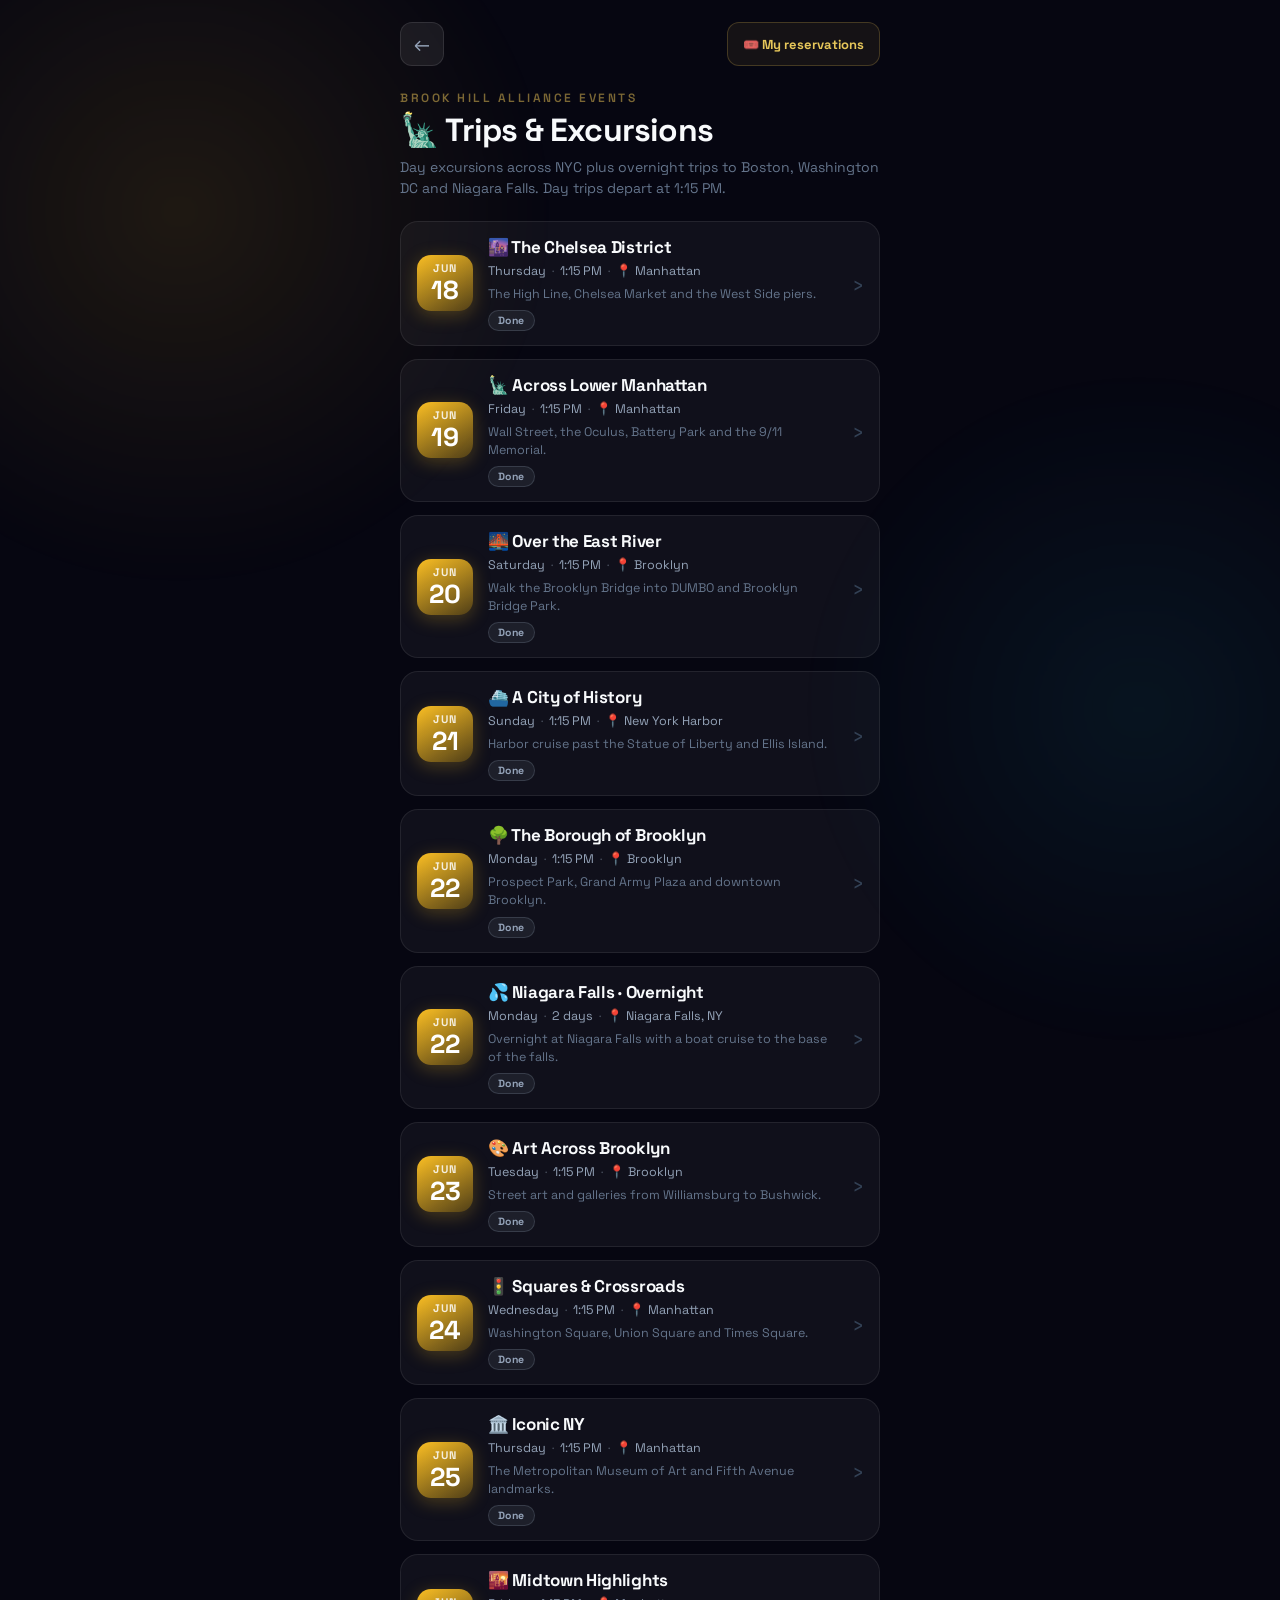
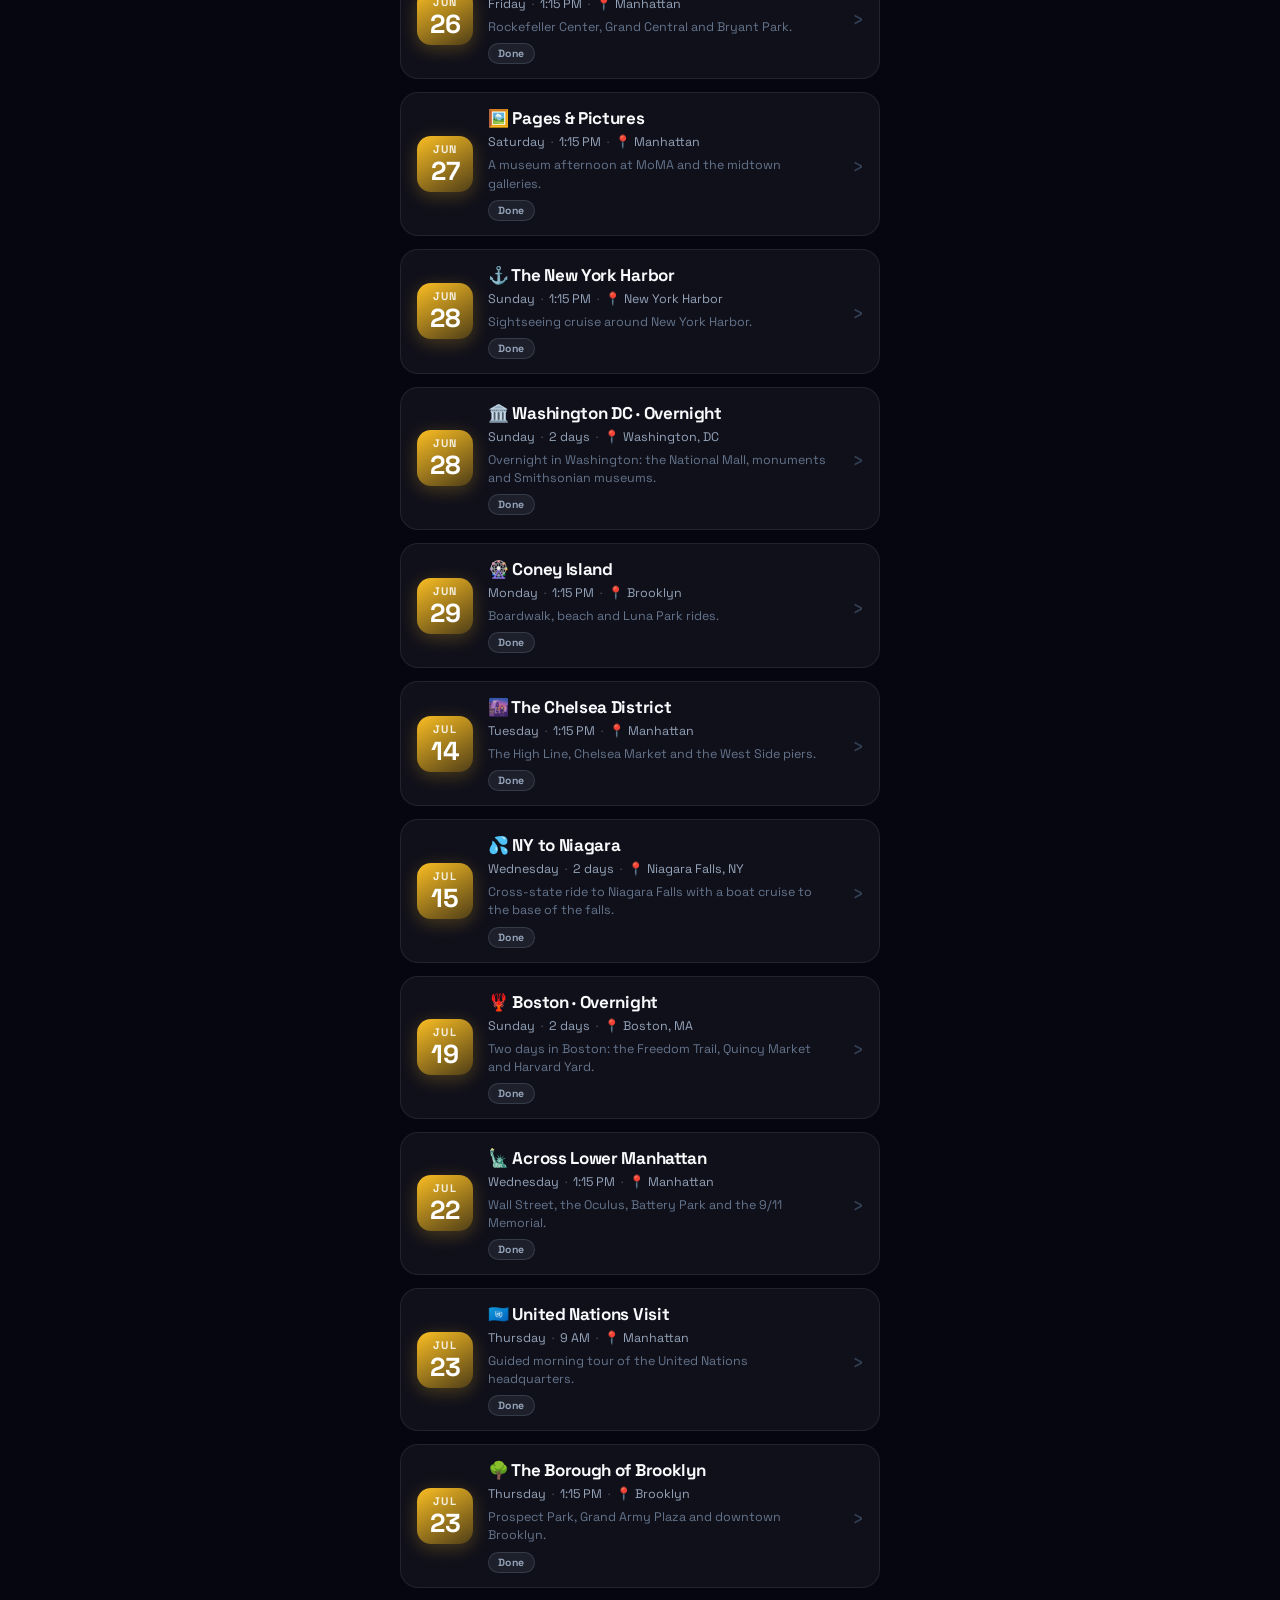
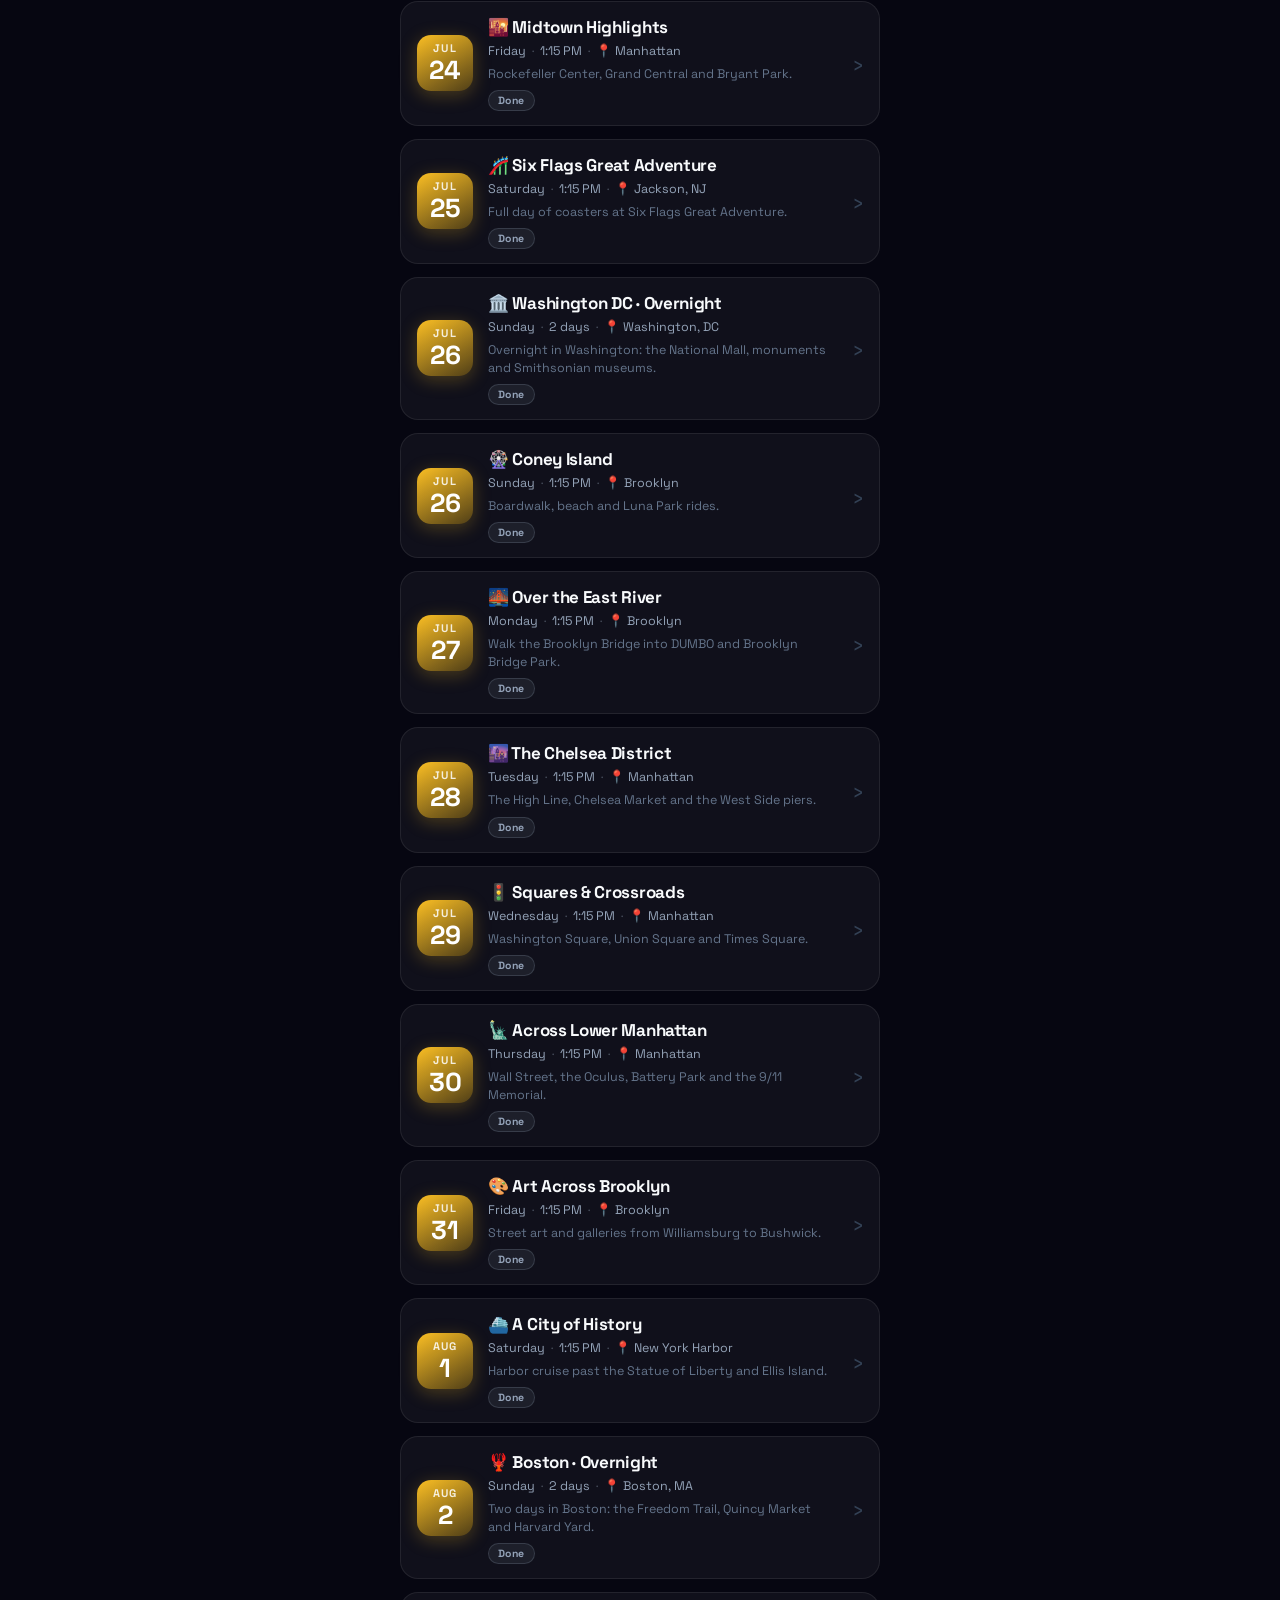
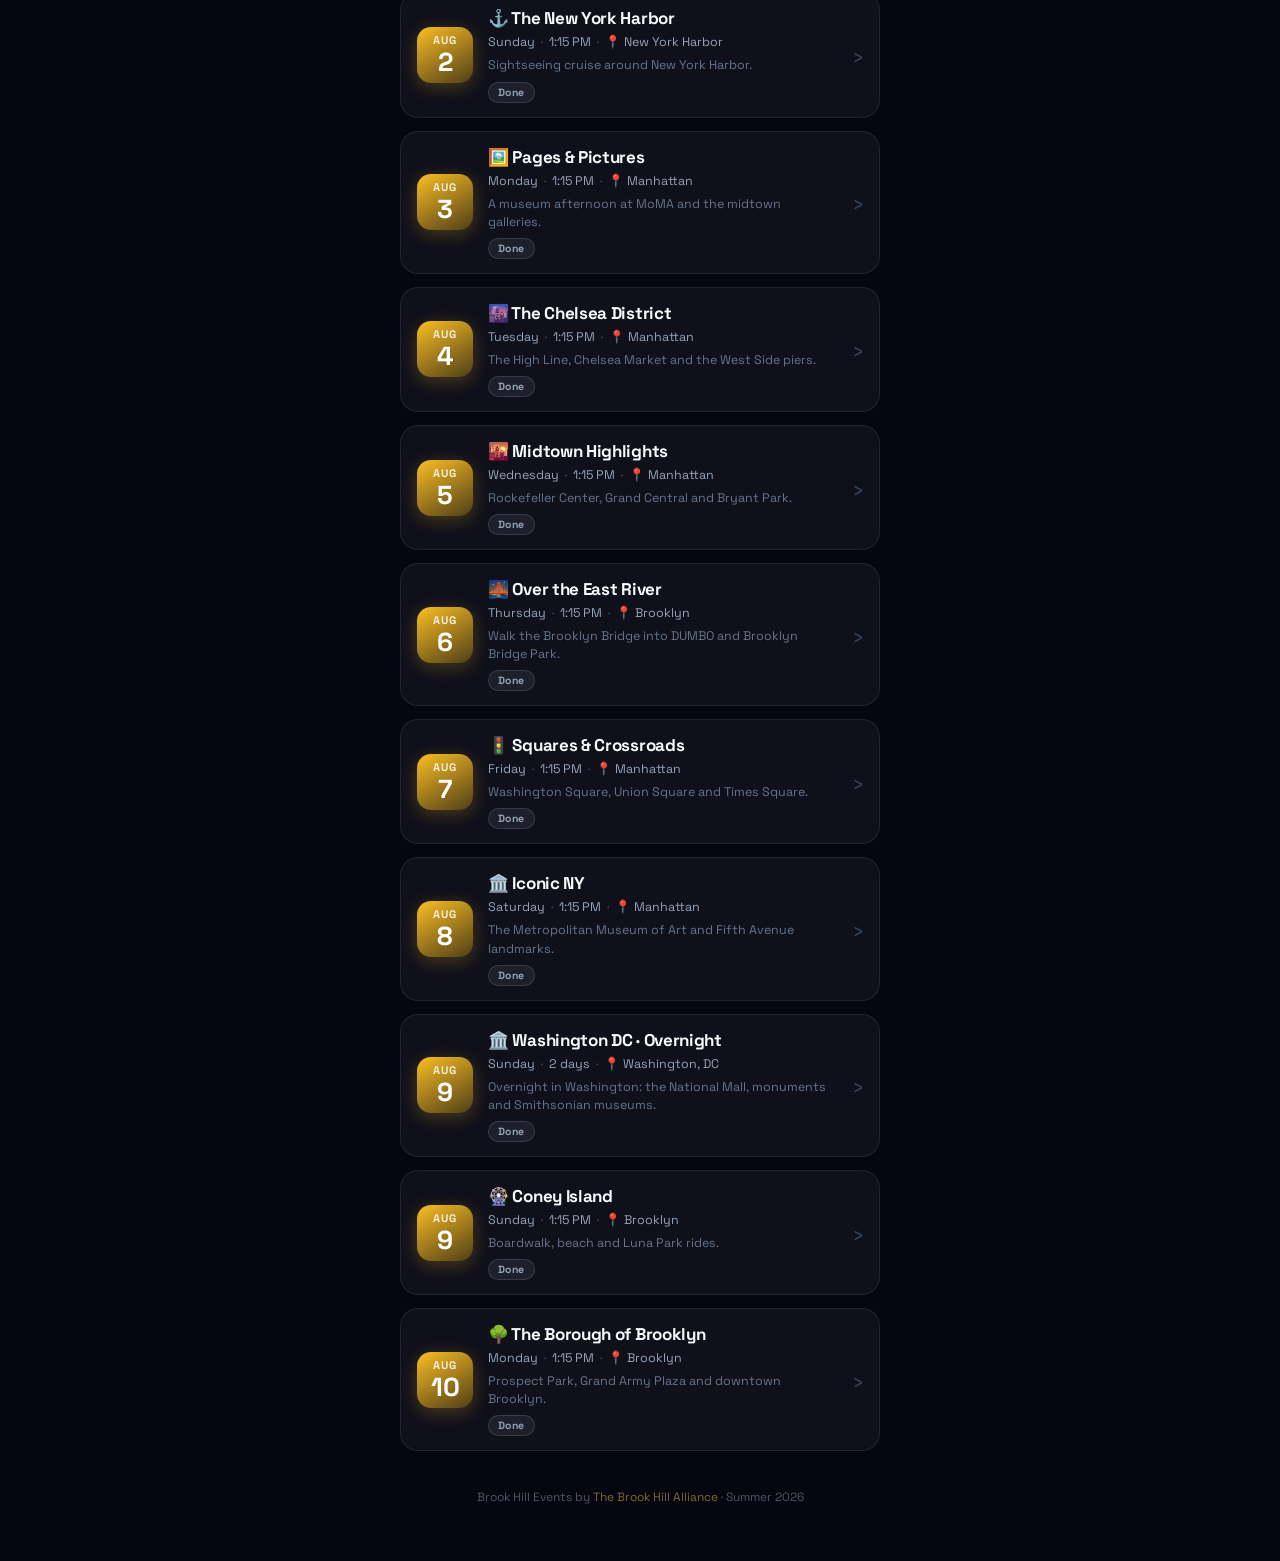
<file: public/trips.html>
<!DOCTYPE html>
<html lang="en">
<head>
<meta charset="utf-8">
<meta name="viewport" content="width=device-width, initial-scale=1, viewport-fit=cover">
<meta name="theme-color" content="#060611">
<link rel="preconnect" href="https://fonts.googleapis.com">
<link rel="preconnect" href="https://fonts.gstatic.com" crossorigin>
<title>Trips &amp; Excursions · Brook Hill Events</title>
<link rel="icon" href="uploads/bha-logo.png">
<link href="https://fonts.googleapis.com/css2?family=Space+Grotesk:wght@400;500;600;700;800&display=swap" rel="stylesheet">
<link rel="stylesheet" href="app.css">
<style>
  .orb.a{background:radial-gradient(circle,rgba(251,191,36,0.10) 0%,transparent 65%);}
  .orb.b{background:radial-gradient(circle,rgba(34,211,238,0.07) 0%,transparent 65%);}
</style>
</head>
<body>
  <div class="orb a"></div>
  <div class="orb b"></div>
  <div class="wrap">
    <div class="topbar">
      <a class="back" href="index.html" aria-label="Back to Brook Hill Events">←</a>
      <a class="tb-link" href="my-reservations.html">🎟️ My reservations</a>
    </div>
    <header>
      <div class="kicker">Brook Hill Alliance Events</div>
      <h1>🗽 Trips &amp; Excursions</h1>
      <p class="sub">Day excursions across NYC plus overnight trips to Boston, Washington DC and Niagara Falls. Day trips depart at 1:15 PM.</p>
    </header>
    <div id="list" class="list"></div>
    <footer>Brook Hill Events by <span class="gold">The Brook Hill Alliance</span> · Summer 2026</footer>
  </div>

  <script src="data.js"></script>
  <script src="schedule.js"></script>
  <script>
    renderSchedule('list', (window.BHA_SCHEDULE || {}).trips || [], { accent: '#fbbf24', label: 'Trips & Excursions' });
  </script>
</body>
</html>
</file>
<file: public/app.css>
/* Shared styles for Brook Hill Events sub-pages (recreation, social rooms). */
*{box-sizing:border-box;-webkit-tap-highlight-color:transparent;margin:0;padding:0;}
html,body{background:#060611;color:#f8fafc;font-family:'Space Grotesk',sans-serif;overflow-x:hidden;color-scheme:dark;}
a{text-decoration:none;color:inherit;}

@keyframes float{0%,100%{transform:translateY(0)}50%{transform:translateY(-9px)}}
@keyframes rise{0%{transform:translateY(22px);opacity:0}100%{transform:translateY(0);opacity:1}}

.orb{position:fixed;border-radius:50%;pointer-events:none;z-index:0;filter:blur(4px);}
.orb.a{top:-22%;left:-18%;width:64vw;height:64vw;animation:float 16s ease-in-out infinite;}
.orb.b{bottom:-20%;right:-18%;width:58vw;height:58vw;animation:float 20s ease-in-out infinite reverse;}

.wrap{position:relative;z-index:1;max-width:520px;margin:0 auto;padding:22px 20px 56px;min-height:100svh;}

.topbar{display:flex;align-items:center;gap:12px;margin-bottom:24px;}
.back{flex-shrink:0;width:44px;height:44px;border-radius:12px;display:flex;align-items:center;justify-content:center;
      background:rgba(255,255,255,0.07);border:1.5px solid rgba(255,255,255,0.1);color:#94a3b8;font-size:20px;}
.back:active{transform:scale(0.95);}
.tb-link{margin-left:auto;display:inline-flex;align-items:center;gap:6px;height:44px;padding:0 15px;border-radius:12px;
         background:rgba(201,168,76,0.08);border:1.5px solid rgba(201,168,76,0.26);color:#E7C75A;font-size:13px;font-weight:700;}
.tb-link:active{transform:scale(0.96);}

header{text-align:left;margin-bottom:22px;animation:rise 0.6s cubic-bezier(0.2,0.7,0.25,1) both;}
header .kicker{font-size:12px;font-weight:600;letter-spacing:2.5px;text-transform:uppercase;color:rgba(201,168,76,0.6);margin-bottom:8px;}
header h1{font-size:32px;font-weight:800;letter-spacing:-0.8px;line-height:1.05;color:#f8fafc;}
header .sub{font-size:14px;color:#64748b;margin-top:9px;line-height:1.5;}

.list{display:flex;flex-direction:column;gap:13px;}
.slot{display:flex;flex-direction:column;width:100%;text-align:left;
      background:rgba(255,255,255,0.045);border:1.5px solid rgba(255,255,255,0.08);border-radius:18px;padding:14px 16px;
      animation:rise 0.5s cubic-bezier(0.2,0.7,0.25,1) both;}
.slot-main{display:flex;align-items:center;gap:15px;}
.slot.past{opacity:0.5;}

/* reservation row */
.rsvp{display:flex;align-items:center;justify-content:space-between;gap:12px;margin-top:13px;padding-top:13px;border-top:1px solid rgba(255,255,255,0.07);}
.rsvp-cnt{font-size:12.5px;font-weight:600;color:#94a3b8;}
.rsvp-btn{flex-shrink:0;border:1.5px solid rgba(201,168,76,0.4);background:rgba(201,168,76,0.1);color:#E7C75A;
          font-family:inherit;font-size:13px;font-weight:700;letter-spacing:0.2px;padding:9px 16px;border-radius:12px;cursor:pointer;
          transition:transform .12s ease,background .12s ease;}
.rsvp-btn:active{transform:scale(0.96);}
.rsvp-btn.in{background:rgba(74,222,128,0.12);border-color:rgba(74,222,128,0.4);color:#4ade80;}

/* check-in + team-registration modals */
#bha-modal,#bha-team{position:fixed;inset:0;z-index:50;display:none;align-items:flex-end;justify-content:center;
           background:rgba(4,4,12,0.72);backdrop-filter:blur(4px);padding:0;}
#bha-modal.open,#bha-team.open{display:flex;}
#bha-team .bm-card{max-height:88svh;overflow-y:auto;}
.bm-card{width:100%;max-width:480px;background:#0d0d1c;border:1.5px solid rgba(255,255,255,0.1);
         border-radius:22px 22px 0 0;padding:24px 22px calc(24px + env(safe-area-inset-bottom));
         animation:rise 0.28s cubic-bezier(0.2,0.7,0.25,1) both;}
@media(min-width:540px){#bha-modal,#bha-team{align-items:center;}.bm-card{border-radius:22px;}}
.bm-title{font-size:21px;font-weight:800;letter-spacing:-0.4px;color:#f8fafc;}
.bm-when{font-size:13.5px;font-weight:600;color:#E7C75A;margin-top:4px;}
.bm-note{font-size:13px;color:#64748b;margin:10px 0 18px;line-height:1.5;}
.bm-lab{display:block;font-size:12px;font-weight:600;letter-spacing:0.3px;color:#94a3b8;margin:14px 0 6px;}
.bm-lab .bm-opt{color:#475569;font-weight:500;}
.bm-in{width:100%;background:rgba(255,255,255,0.06);border:1.5px solid rgba(168,85,247,0.28);color:#f8fafc;
       border-radius:14px;padding:13px 15px;font-family:inherit;font-size:16px;outline:none;-webkit-appearance:none;appearance:none;}
.bm-in:focus{border-color:rgba(201,168,76,0.6);}
/* native <option> popups don't inherit the dark theme — force readable colors */
select.bm-in option{background:#0d0d1c;color:#f8fafc;}
.bm-err{display:none;margin-top:14px;font-size:13px;color:#fca5a5;line-height:1.45;}
.bm-go{width:100%;margin-top:18px;border:none;border-radius:14px;padding:15px;cursor:pointer;
       font-family:inherit;font-size:16px;font-weight:800;color:#06121a;
       background:linear-gradient(135deg,#E7C75A 0%,#C9A84C 100%);}
.bm-go:active{transform:scale(0.99);}
.bm-cancel{width:100%;margin-top:9px;background:none;border:none;color:#64748b;font-family:inherit;font-size:14px;font-weight:600;padding:10px;cursor:pointer;}

/* toast */
#bha-toast{position:fixed;left:50%;bottom:26px;transform:translate(-50%,20px);z-index:60;opacity:0;pointer-events:none;
           background:rgba(74,222,128,0.95);color:#06121a;font-weight:700;font-size:14px;padding:12px 20px;border-radius:14px;
           box-shadow:0 8px 30px rgba(0,0,0,0.5);transition:opacity .2s ease,transform .2s ease;max-width:90vw;text-align:center;}
#bha-toast.show{opacity:1;transform:translate(-50%,0);}
#bha-toast.err{background:rgba(248,113,113,0.96);color:#fff;}
.badge{display:flex;flex-direction:column;align-items:center;justify-content:center;width:56px;height:56px;border-radius:14px;flex-shrink:0;color:#fff;}
.badge .m{font-size:11px;font-weight:700;letter-spacing:1.2px;line-height:1;opacity:0.85;}
.badge .d{font-size:26px;font-weight:800;line-height:1;margin-top:3px;}
.info{flex:1;min-width:0;}
.info .wd{font-size:17px;font-weight:700;letter-spacing:-0.3px;color:#f8fafc;}
.info .meta{font-size:12.5px;color:#94a3b8;margin-top:5px;display:flex;gap:6px;flex-wrap:wrap;align-items:center;}
.info .meta .dot{opacity:0.4;}
.tag{display:inline-flex;align-items:center;gap:4px;margin-top:7px;border-radius:20px;padding:3px 9px;font-size:10.5px;font-weight:700;letter-spacing:0.4px;}
.tag.today{background:rgba(74,222,128,0.1);border:1px solid rgba(74,222,128,0.26);color:#4ade80;}
.tag.done{background:rgba(148,163,184,0.1);border:1px solid rgba(148,163,184,0.22);color:#94a3b8;}

.info .desc{font-size:12.5px;color:#64748b;margin-top:6px;line-height:1.45;}
.chev{flex-shrink:0;align-self:center;color:#334155;font-size:22px;padding-left:4px;}

/* session flyer modal */
#bha-flyer{position:fixed;inset:0;z-index:55;display:none;align-items:center;justify-content:center;
           background:rgba(4,4,12,0.78);backdrop-filter:blur(5px);padding:22px;}
#bha-flyer.open{display:flex;}
.fl-card{position:relative;width:100%;max-width:400px;text-align:center;border-radius:26px;
         border:1.5px solid rgba(255,255,255,0.12);background:#0d0d1c;padding:44px 28px 26px;
         box-shadow:0 24px 70px rgba(0,0,0,0.6);animation:rise 0.28s cubic-bezier(0.2,0.7,0.25,1) both;}
.fl-x{position:absolute;top:14px;right:14px;width:36px;height:36px;border-radius:50%;border:1.5px solid rgba(255,255,255,0.14);
      background:rgba(255,255,255,0.06);color:#94a3b8;font-family:inherit;font-size:14px;cursor:pointer;}
.fl-emoji{font-size:64px;line-height:1;filter:drop-shadow(0 6px 24px rgba(0,0,0,0.5));}
.fl-kicker{font-size:11px;font-weight:700;letter-spacing:2.4px;text-transform:uppercase;color:rgba(201,168,76,0.72);margin-top:18px;}
.fl-title{font-size:30px;font-weight:800;letter-spacing:-0.7px;line-height:1.1;color:#f8fafc;margin-top:8px;}
.fl-when{font-size:14.5px;font-weight:700;color:#E7C75A;margin-top:12px;}
.fl-loc{font-size:13px;font-weight:600;color:#94a3b8;margin-top:5px;}
.fl-desc{font-size:14px;color:#94a3b8;line-height:1.55;margin-top:14px;}
.fl-foot{margin-top:22px;padding-top:16px;border-top:1px solid rgba(255,255,255,0.08);
         font-size:11px;letter-spacing:0.6px;color:#4b5563;}

.empty{text-align:center;padding:60px 20px;background:rgba(255,255,255,0.02);border:1.5px dashed rgba(168,85,247,0.15);border-radius:20px;color:#64748b;font-size:14px;}
footer{margin-top:38px;text-align:center;color:#4b5563;font-size:12px;}
footer .gold{color:rgba(201,168,76,0.6);}
</file>
